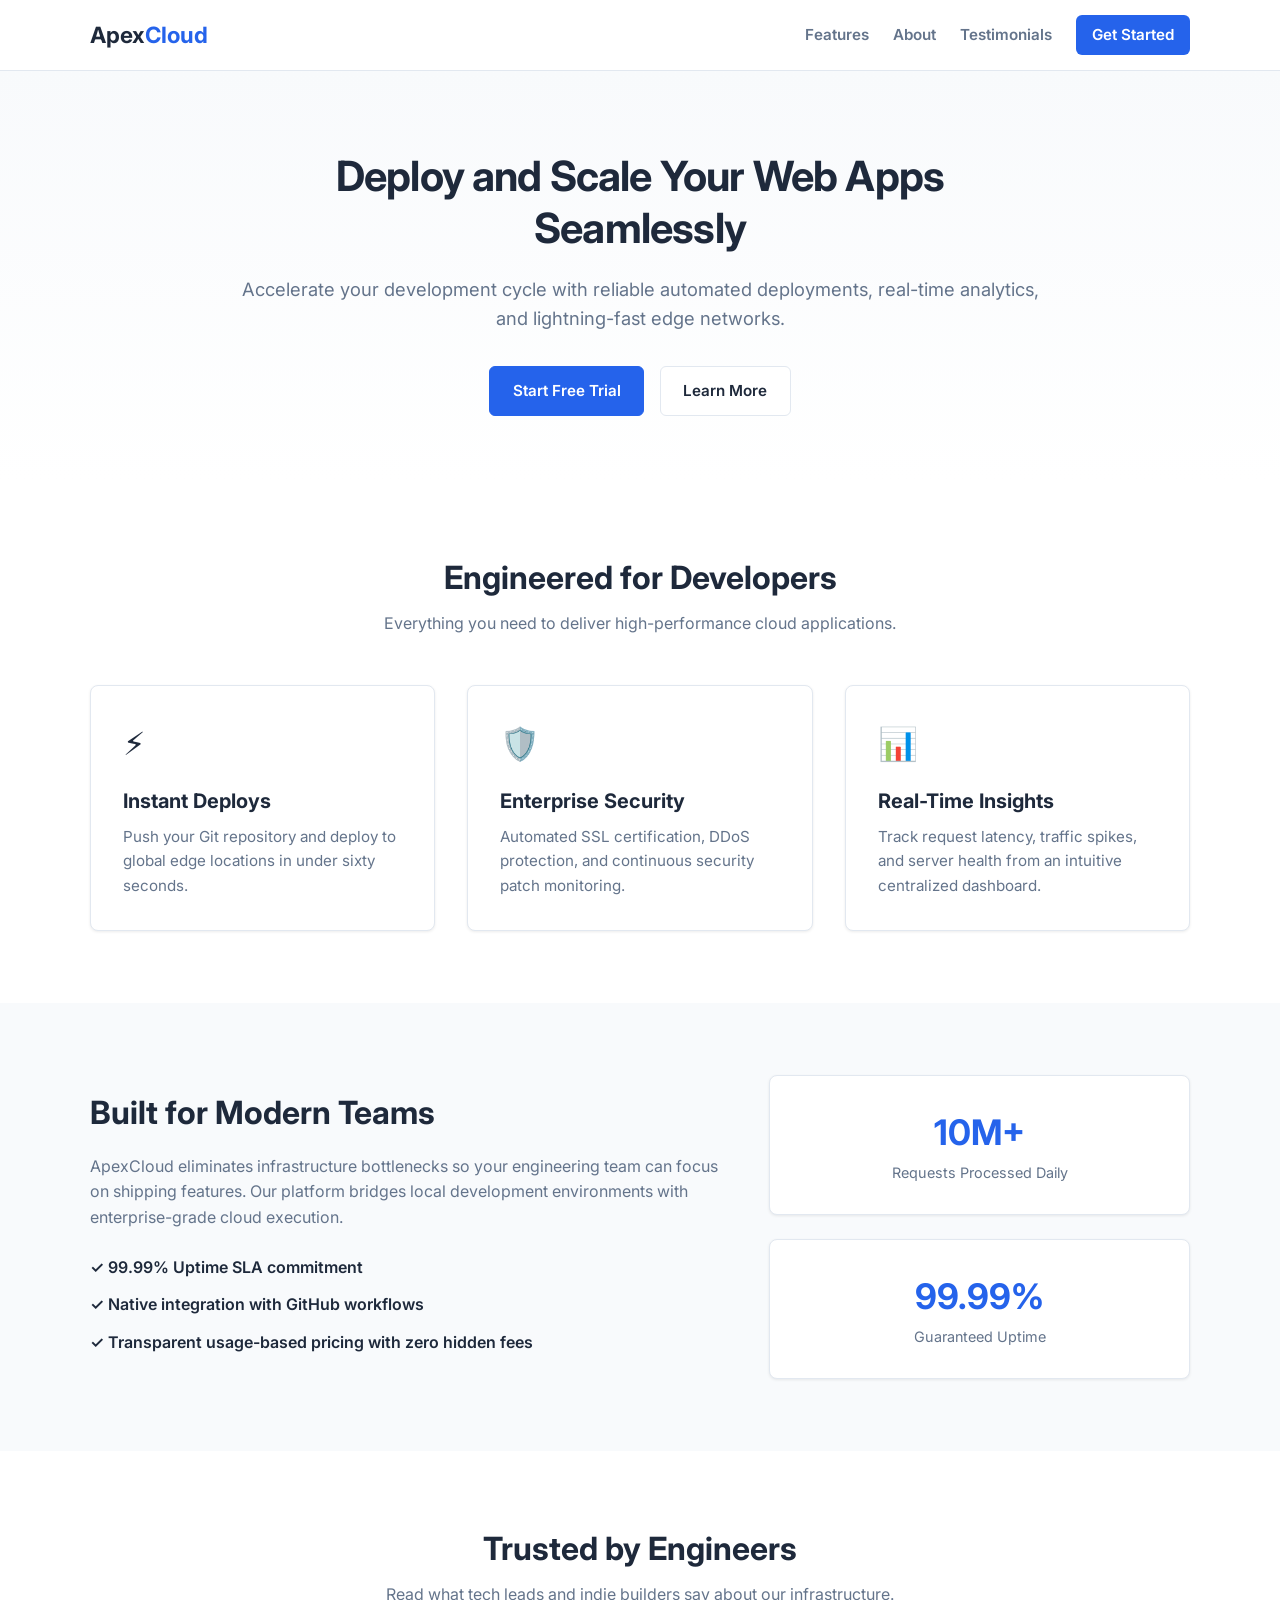
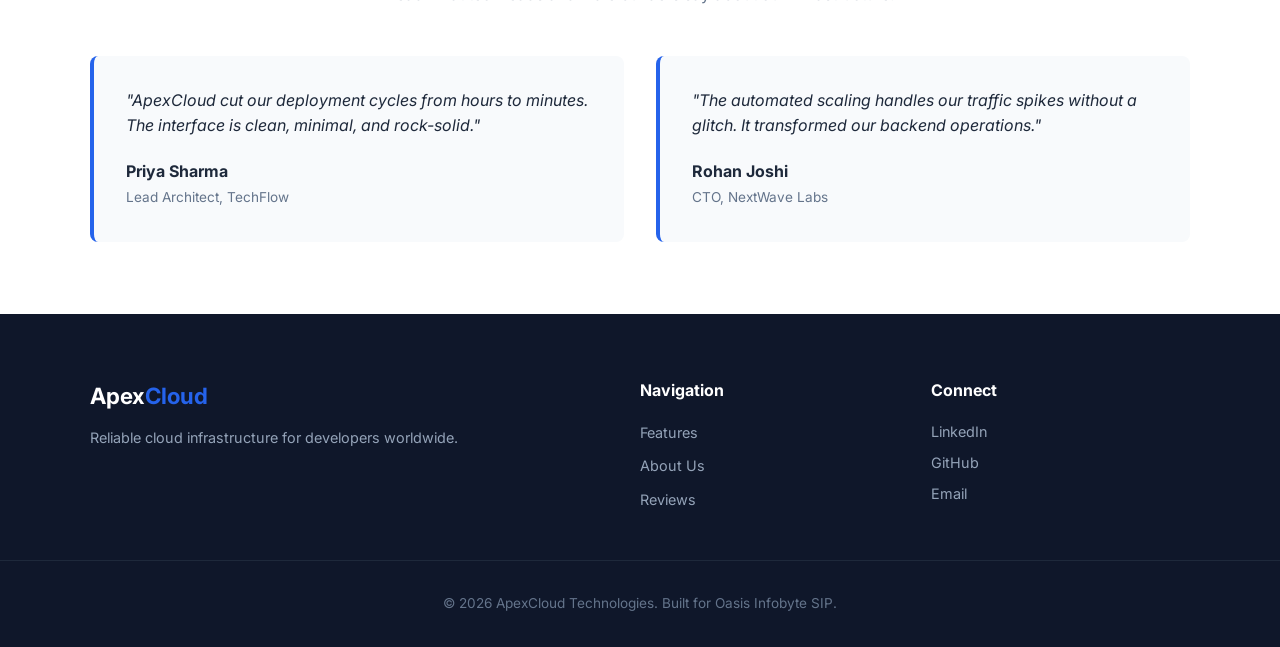
<file: WebDev-L1-LandingPage/index.html>
<!DOCTYPE html>
<html lang="en">
<head>
  <meta charset="UTF-8">
  <meta name="viewport" content="width=device-width, initial-scale=1.0">
  <title>ApexCloud — Next Gen Cloud Management</title>
  <link rel="stylesheet" href="style.css">
  <link rel="preconnect" href="https://fonts.googleapis.com">
  <link rel="preconnect" href="https://fonts.gstatic.com" crossorigin>
  <link href="https://fonts.googleapis.com/css2?family=Inter:wght@400;600;700&display=swap" rel="stylesheet">
</head>
<body>

  <!-- 2-Second Title Overlay for Demo Video -->
  <div id="video-title-card">
    <div class="title-card-content">
      <h2>Oasis Infobyte SIP</h2>
      <h1>Asmita Patil</h1>
      <p><strong>Track:</strong> Web Development & Designing</p>
      <p><strong>Task:</strong> Level 1 - Task 1: Landing Page</p>
    </div>
  </div>

  <!-- Sticky Navbar -->
  <header class="navbar">
    <div class="container nav-container">
      <a href="#" class="logo">Apex<span>Cloud</span></a>
      <nav>
        <ul class="nav-links">
          <li><a href="#features">Features</a></li>
          <li><a href="#about">About</a></li>
          <li><a href="#testimonials">Testimonials</a></li>
          <li><a href="#contact" class="btn btn-nav">Get Started</a></li>
        </ul>
      </nav>
    </div>
  </header>

  <main>
    <!-- Hero Section -->
    <section class="hero">
      <div class="container hero-content">
        <h1 class="hero-title">Deploy and Scale Your Web Apps Seamlessly</h1>
        <p class="hero-subtitle">
          Accelerate your development cycle with reliable automated deployments, real-time analytics, and lightning-fast edge networks.
        </p>
        <div class="hero-buttons">
          <a href="#features" class="btn btn-primary">Start Free Trial</a>
          <a href="#about" class="btn btn-secondary">Learn More</a>
        </div>
      </div>
    </section>

    <!-- Features Section -->
    <section id="features" class="section">
      <div class="container">
        <div class="section-header">
          <h2>Engineered for Developers</h2>
          <p>Everything you need to deliver high-performance cloud applications.</p>
        </div>
        <div class="features-grid">
          <div class="card">
            <div class="icon">⚡</div>
            <h3>Instant Deploys</h3>
            <p>Push your Git repository and deploy to global edge locations in under sixty seconds.</p>
          </div>
          <div class="card">
            <div class="icon">🛡️</div>
            <h3>Enterprise Security</h3>
            <p>Automated SSL certification, DDoS protection, and continuous security patch monitoring.</p>
          </div>
          <div class="card">
            <div class="icon">📊</div>
            <h3>Real-Time Insights</h3>
            <p>Track request latency, traffic spikes, and server health from an intuitive centralized dashboard.</p>
          </div>
        </div>
      </div>
    </section>

    <!-- About Section -->
    <section id="about" class="section bg-light">
      <div class="container about-grid">
        <div class="about-text">
          <h2>Built for Modern Teams</h2>
          <p>
            ApexCloud eliminates infrastructure bottlenecks so your engineering team can focus on shipping features. Our platform bridges local development environments with enterprise-grade cloud execution.
          </p>
          <ul class="about-points">
            <li>✓ 99.99% Uptime SLA commitment</li>
            <li>✓ Native integration with GitHub workflows</li>
            <li>✓ Transparent usage-based pricing with zero hidden fees</li>
          </ul>
        </div>
        <div class="about-box">
          <div class="stat-card">
            <span class="stat-number">10M+</span>
            <span class="stat-label">Requests Processed Daily</span>
          </div>
          <div class="stat-card">
            <span class="stat-number">99.99%</span>
            <span class="stat-label">Guaranteed Uptime</span>
          </div>
        </div>
      </div>
    </section>

    <!-- Testimonials Section -->
    <section id="testimonials" class="section">
      <div class="container">
        <div class="section-header">
          <h2>Trusted by Engineers</h2>
          <p>Read what tech leads and indie builders say about our infrastructure.</p>
        </div>
        <div class="testimonials-grid">
          <div class="testimonial-card">
            <p class="quote">"ApexCloud cut our deployment cycles from hours to minutes. The interface is clean, minimal, and rock-solid."</p>
            <div class="author-info">
              <strong>Priya Sharma</strong>
              <span>Lead Architect, TechFlow</span>
            </div>
          </div>
          <div class="testimonial-card">
            <p class="quote">"The automated scaling handles our traffic spikes without a glitch. It transformed our backend operations."</p>
            <div class="author-info">
              <strong>Rohan Joshi</strong>
              <span>CTO, NextWave Labs</span>
            </div>
          </div>
        </div>
      </div>
    </section>
  </main>

  <!-- Footer -->
  <footer id="contact" class="footer">
    <div class="container footer-container">
      <div class="footer-brand">
        <a href="#" class="logo">Apex<span>Cloud</span></a>
        <p>Reliable cloud infrastructure for developers worldwide.</p>
      </div>
      <div class="footer-links">
        <h4>Navigation</h4>
        <ul>
          <li><a href="#features">Features</a></li>
          <li><a href="#about">About Us</a></li>
          <li><a href="#testimonials">Reviews</a></li>
        </ul>
      </div>
      <div class="footer-social">
        <h4>Connect</h4>
        <div class="social-tags">
          <a href="https://linkedin.com" target="_blank" rel="noopener">LinkedIn</a>
          <a href="https://github.com" target="_blank" rel="noopener">GitHub</a>
          <a href="https://mail.google.com" target="_blank" rel="noopener">Email</a>
        </div>
      </div>
    </div>
    <div class="footer-bottom">
      <p>&copy; 2026 ApexCloud Technologies. Built for Oasis Infobyte SIP.</p>
    </div>
  </footer>

</body>
</html>
</file>
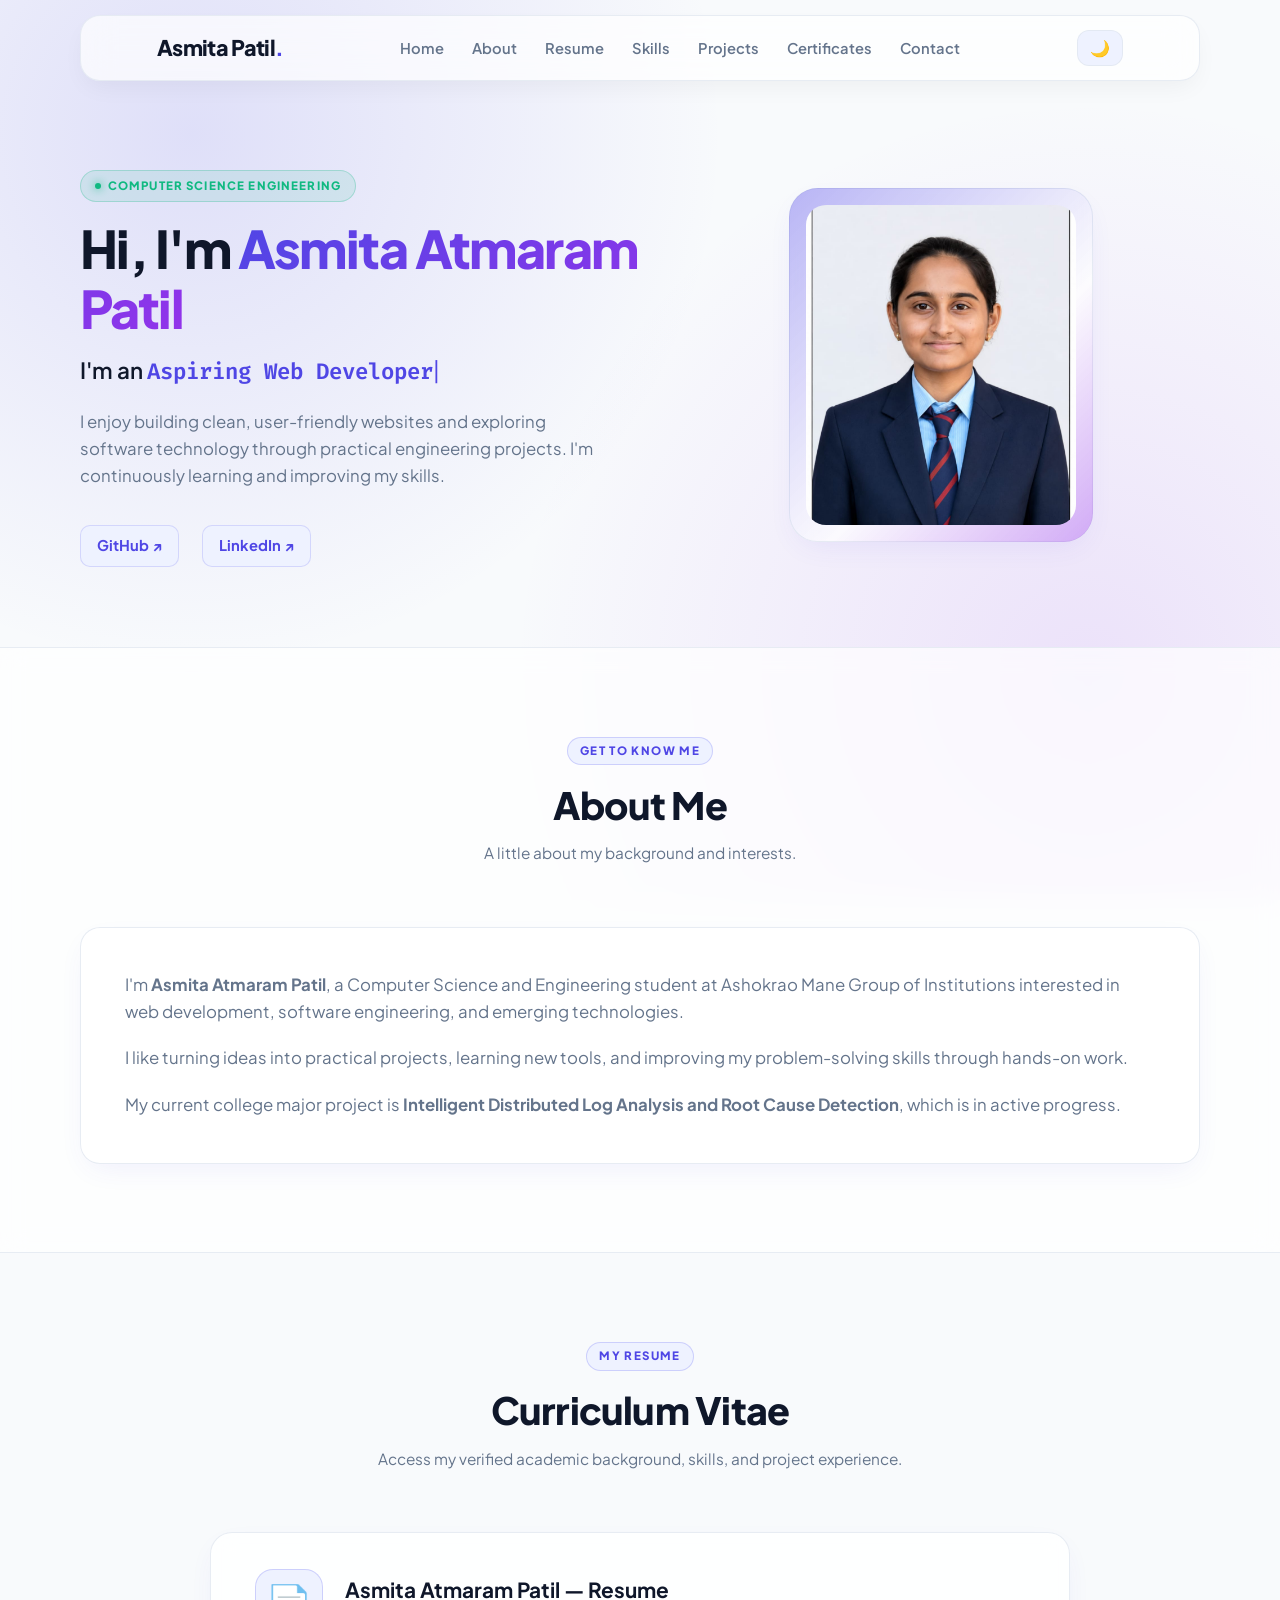
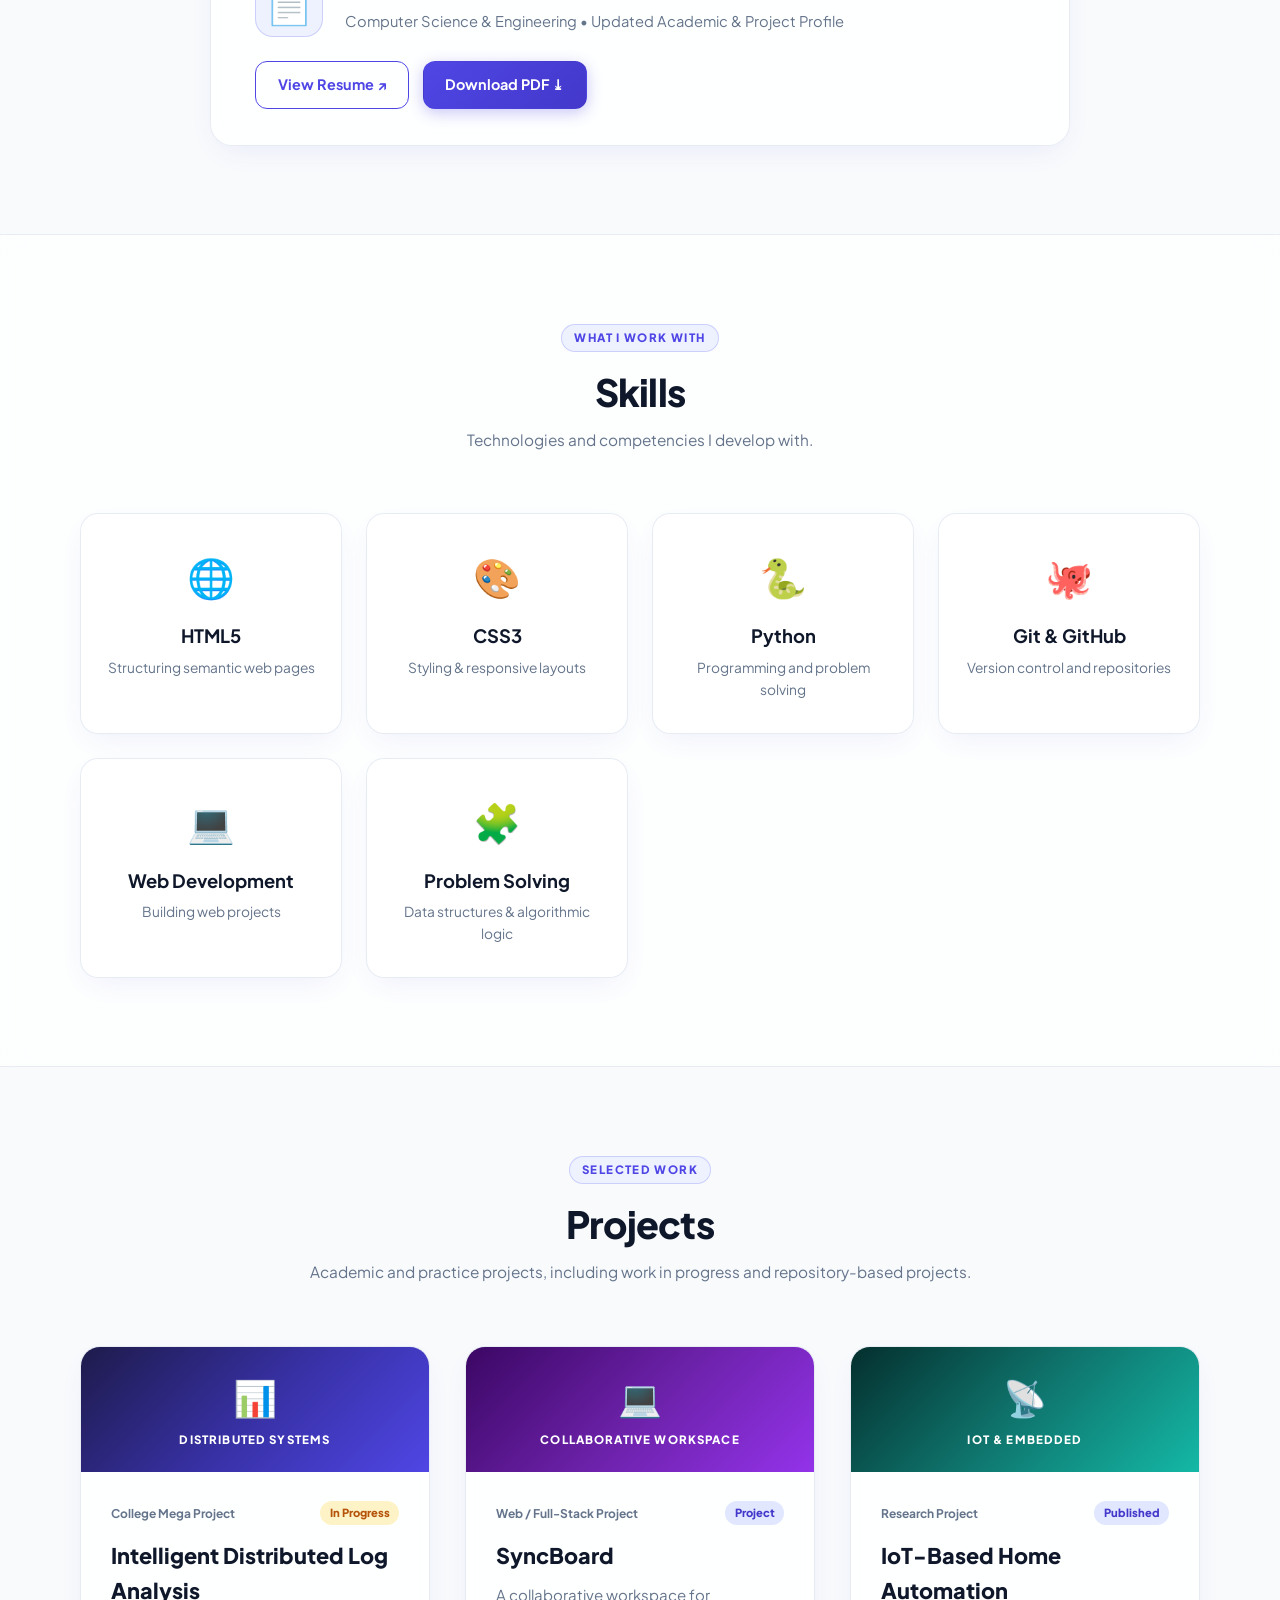
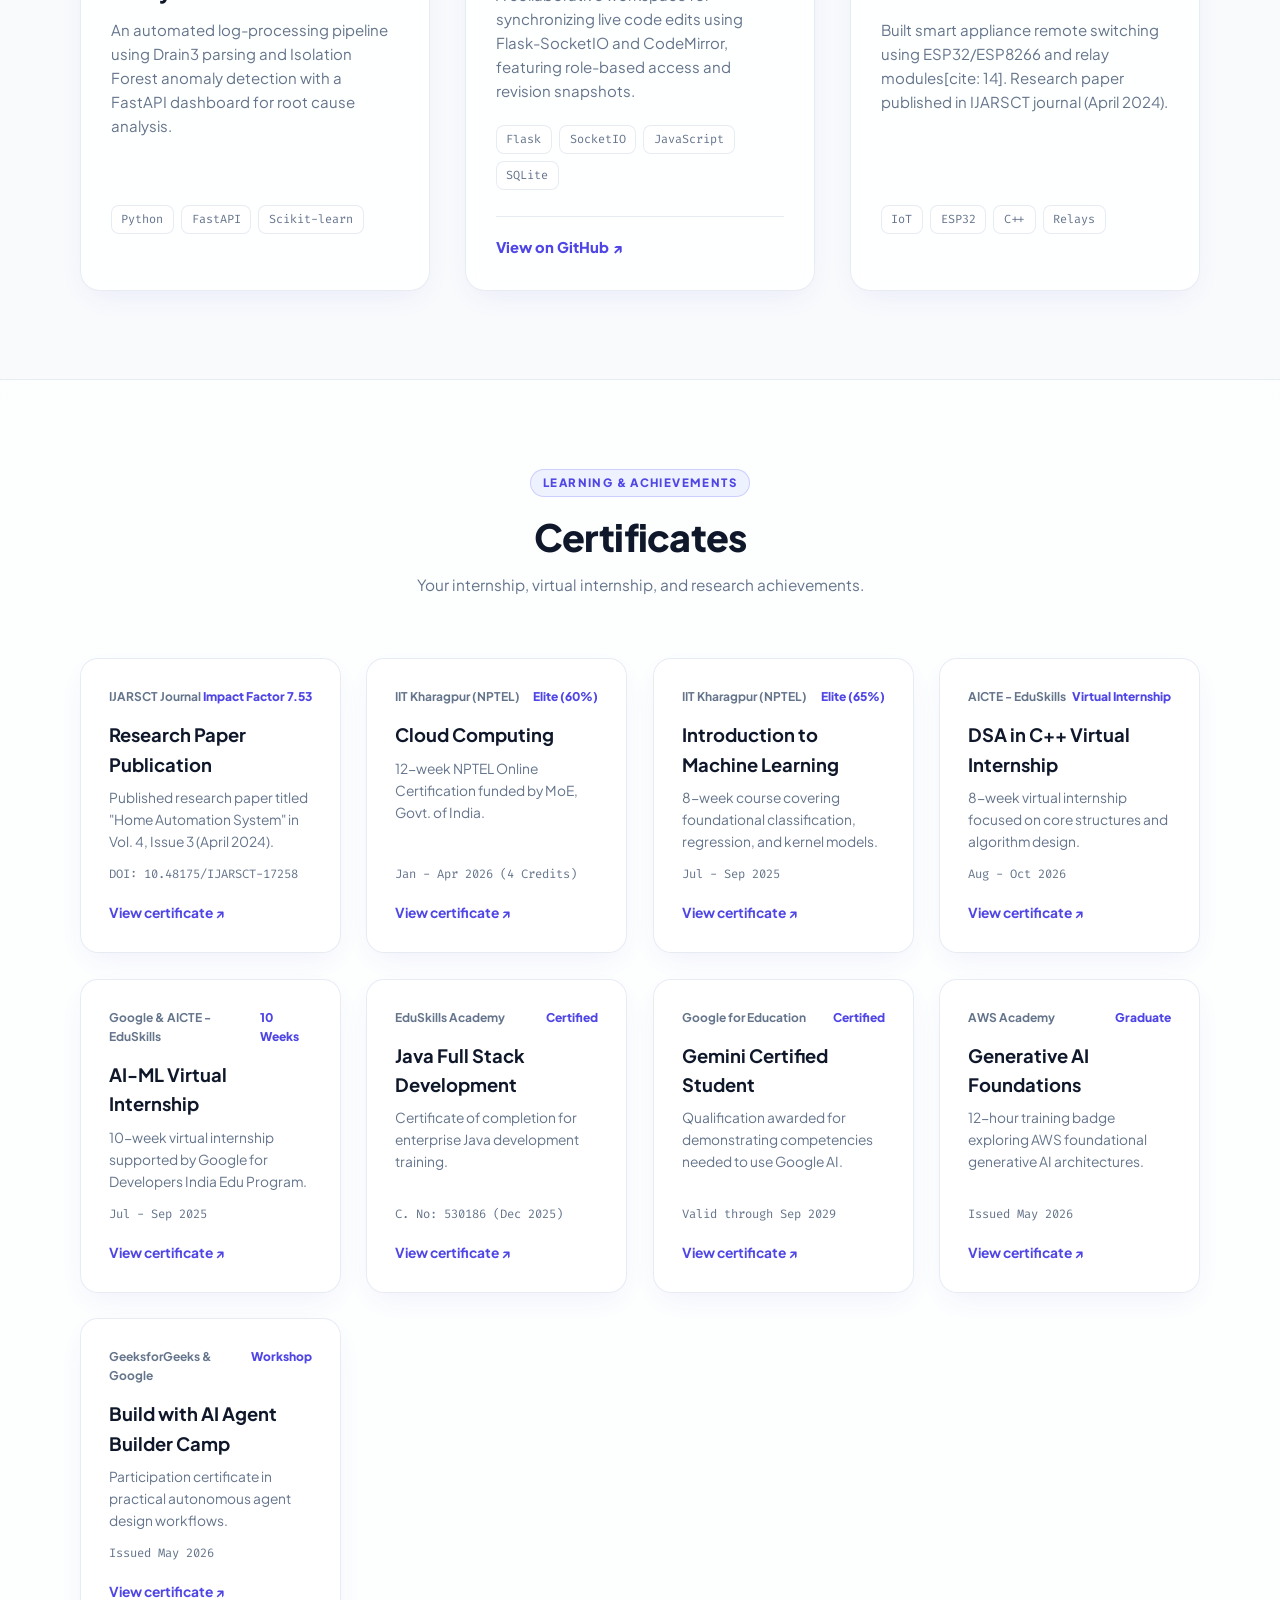
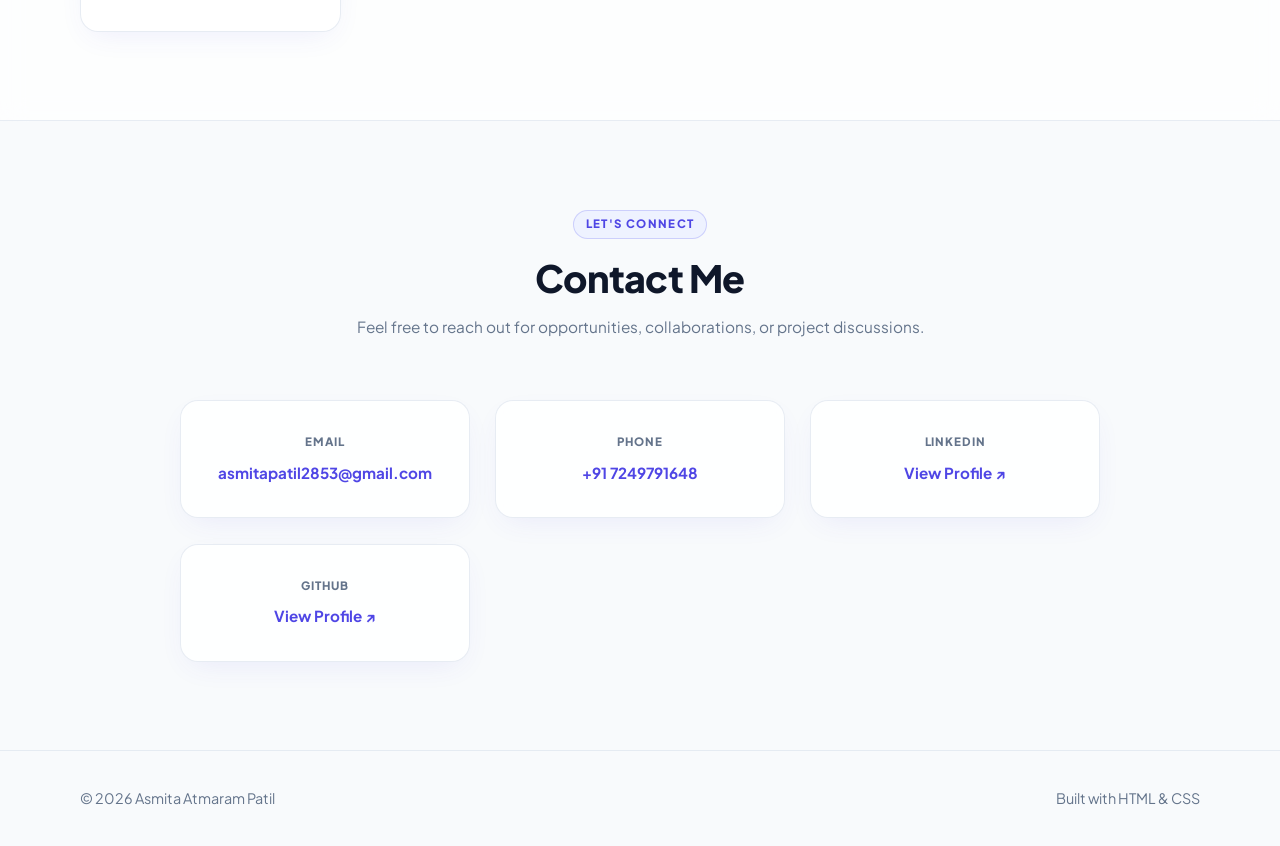
<file: WebDev-L1-Portfolio/index.html>
<!DOCTYPE html>
<html lang="en" data-theme="light">
<head>
  <meta charset="UTF-8">
  <meta name="viewport" content="width=device-width, initial-scale=1.0">
  <title>Asmita Atmaram Patil — Developer Portfolio</title>
  <link rel="stylesheet" href="style.css">
  <link rel="preconnect" href="https://fonts.googleapis.com">
  <link rel="preconnect" href="https://fonts.gstatic.com" crossorigin>
  <link href="https://fonts.googleapis.com/css2?family=Plus+Jakarta+Sans:wght@400;500;600;700;800&family=Fira+Code:wght@400;500;600&display=swap" rel="stylesheet">
</head>
<body>

  <!-- Header Navigation -->
  <header class="navbar">
    <div class="container nav-wrap">
      <a href="#home" class="logo">Asmita Patil<span>.</span></a>
      <nav class="nav-menu">
        <ul class="nav-links">
          <li><a href="#home">Home</a></li>
          <li><a href="#about">About</a></li>
          <li><a href="#resume">Resume</a></li>
          <li><a href="#skills">Skills</a></li>
          <li><a href="#projects">Projects</a></li>
          <li><a href="#certificates">Certificates</a></li>
          <li><a href="#contact">Contact</a></li>
        </ul>
      </nav>
      <button id="theme-toggle" class="theme-btn" aria-label="Toggle theme">🌙</button>
    </div>
  </header>

  <main>
    <!-- Home / Hero Section -->
    <section id="home" class="hero-section">
      <div class="container hero-container">
        <div class="hero-text">
          <span class="sub-badge">COMPUTER SCIENCE ENGINEERING</span>
          <h1 class="hero-title">Hi, I'm <span class="highlight">Asmita Atmaram Patil</span></h1>
          <p class="typing-text">I'm an <span id="typewriter"></span><span class="cursor">|</span></p>
          <p class="hero-desc">
            I enjoy building clean, user-friendly websites and exploring software technology through practical engineering projects. I'm continuously learning and improving my skills.
          </p>
          <div class="hero-social-links">
            <a href="https://github.com/asmitapatil2853-dot" target="_blank" rel="noopener">GitHub ↗</a>
            <a href="https://www.linkedin.com/in/asmita-patil-2bb941390/?isSelfProfile=true" target="_blank" rel="noopener">LinkedIn ↗</a>
          </div>
        </div>

        <div class="hero-visual">
          <div class="profile-card-frame">
            <img src="profile-photo.jpg" alt="Asmita Atmaram Patil" class="profile-img" onerror="this.style.display='none'; document.getElementById('avatar-fallback').style.display='flex';">
            <div id="avatar-fallback" class="avatar-placeholder" style="display:none;">
              <span>AP</span>
            </div>
          </div>
        </div>
      </div>
    </section>

    <!-- About Section -->
    <section id="about" class="section bg-alt">
      <div class="container">
        <div class="section-heading">
          <span class="kicker">GET TO KNOW ME</span>
          <h2>About Me</h2>
          <p class="subtitle">A little about my background and interests.</p>
        </div>
        <div class="card-single content-box">
          <p>
            I'm <strong>Asmita Atmaram Patil</strong>, a Computer Science and Engineering student at Ashokrao Mane Group of Institutions interested in web development, software engineering, and emerging technologies.
          </p>
          <p>
            I like turning ideas into practical projects, learning new tools, and improving my problem-solving skills through hands-on work.
          </p>
          <p>
            My current college major project is <strong>Intelligent Distributed Log Analysis and Root Cause Detection</strong>, which is in active progress.
          </p>
        </div>
      </div>
    </section>

    <!-- Resume Section -->
    <section id="resume" class="section">
      <div class="container">
        <div class="section-heading">
          <span class="kicker">MY RESUME</span>
          <h2>Curriculum Vitae</h2>
          <p class="subtitle">Access my verified academic background, skills, and project experience.</p>
        </div>

        <div class="resume-simple-card">
          <div class="resume-card-info">
            <div class="resume-icon">📄</div>
            <div>
              <h3>Asmita Atmaram Patil — Resume</h3>
              <p>Computer Science &amp; Engineering • Updated Academic &amp; Project Profile</p>
            </div>
          </div>
          <div class="resume-btn-group">
            <a href="resume.pdf" target="_blank" rel="noopener" class="btn btn-outline-resume">
              View Resume ↗
            </a>
            <a href="resume.pdf" download="Asmita_Atmaram_Patil_Resume.pdf" class="btn btn-primary-resume">
              Download PDF ⤓
            </a>
          </div>
        </div>
      </div>
    </section>

    <!-- Skills Section -->
    <section id="skills" class="section bg-alt">
      <div class="container">
        <div class="section-heading">
          <span class="kicker">WHAT I WORK WITH</span>
          <h2>Skills</h2>
          <p class="subtitle">Technologies and competencies I develop with.</p>
        </div>
        <div class="skills-card-grid">
          <div class="skill-pill-card">
            <div class="skill-icon">🌐</div>
            <h4>HTML5</h4>
            <p>Structuring semantic web pages</p>
          </div>
          <div class="skill-pill-card">
            <div class="skill-icon">🎨</div>
            <h4>CSS3</h4>
            <p>Styling &amp; responsive layouts</p>
          </div>
          <div class="skill-pill-card">
            <div class="skill-icon">🐍</div>
            <h4>Python</h4>
            <p>Programming and problem solving</p>
          </div>
          <div class="skill-pill-card">
            <div class="skill-icon">🐙</div>
            <h4>Git &amp; GitHub</h4>
            <p>Version control and repositories</p>
          </div>
          <div class="skill-pill-card">
            <div class="skill-icon">💻</div>
            <h4>Web Development</h4>
            <p>Building web projects</p>
          </div>
          <div class="skill-pill-card">
            <div class="skill-icon">🧩</div>
            <h4>Problem Solving</h4>
            <p>Data structures &amp; algorithmic logic</p>
          </div>
        </div>
      </div>
    </section>

    <!-- Projects Section -->
    <section id="projects" class="section">
      <div class="container">
        <div class="section-heading">
          <span class="kicker">SELECTED WORK</span>
          <h2>Projects</h2>
          <p class="subtitle">Academic and practice projects, including work in progress and repository-based projects.</p>
        </div>

        <div class="project-showcase-grid">
          <!-- Project 1 -->
          <div class="project-item-card">
            <div class="proj-banner bg-banner-blue">
              <span class="banner-icon">📊</span>
              <span class="banner-title">DISTRIBUTED SYSTEMS</span>
            </div>
            <div class="proj-body">
              <div class="card-meta-row">
                <span class="proj-category">College Mega Project</span>
                <span class="proj-status status-progress">In Progress</span>
              </div>
              <h3>Intelligent Distributed Log Analysis</h3>
              <p>
                An automated log-processing pipeline using Drain3 parsing and Isolation Forest anomaly detection with a FastAPI dashboard for root cause analysis.
              </p>
              <div class="tech-labels">
                <span>Python</span>
                <span>FastAPI</span>
                <span>Scikit-learn</span>
              </div>
              <!-- <div class="proj-footer">
                <a href="https://github.com/asmitapatil2853-dot" target="_blank" rel="noopener" class="proj-link-github">
                  View on GitHub ↗
                </a>
              </div> -->
            </div>
          </div>

          <!-- Project 2 -->
          <div class="project-item-card">
            <div class="proj-banner bg-banner-purple">
              <span class="banner-icon">💻</span>
              <span class="banner-title">COLLABORATIVE WORKSPACE</span>
            </div>
            <div class="proj-body">
              <div class="card-meta-row">
                <span class="proj-category">Web / Full-Stack Project</span>
                <span class="proj-status status-done">Project</span>
              </div>
              <h3>SyncBoard</h3>
              <p>
                A collaborative workspace for synchronizing live code edits using Flask-SocketIO and CodeMirror, featuring role-based access and revision snapshots.
              </p>
              <div class="tech-labels">
                <span>Flask</span>
                <span>SocketIO</span>
                <span>JavaScript</span>
                <span>SQLite</span>
              </div>
              <div class="proj-footer">
                <a href="https://github.com/asmitapatil2853-dot" target="_blank" rel="noopener" class="proj-link-github">
                  View on GitHub ↗
                </a>
              </div>
            </div>
          </div>

          <!-- Project 3 -->
          <div class="project-item-card">
            <div class="proj-banner bg-banner-teal">
              <span class="banner-icon">📡</span>
              <span class="banner-title">IOT &amp; EMBEDDED</span>
            </div>
            <div class="proj-body">
              <div class="card-meta-row">
                <span class="proj-category">Research Project</span>
                <span class="proj-status status-done">Published</span>
              </div>
              <h3>IoT-Based Home Automation</h3>
              <p>
                Built smart appliance remote switching using ESP32/ESP8266 and relay modules[cite: 14]. Research paper published in IJARSCT journal (April 2024).
              </p>
              <div class="tech-labels">
                <span>IoT</span>
                <span>ESP32</span>
                <span>C++</span>
                <span>Relays</span>
              </div>
              <!-- <div class="proj-footer">
                <a href="https://github.com/asmitapatil2853-dot" target="_blank" rel="noopener" class="proj-link-github">
                  View on GitHub ↗
                </a>
              </div> -->
            </div>
          </div>
        </div>
      </div>
    </section>

    <!-- Certificates & Achievements Section -->
    <section id="certificates" class="section bg-alt">
      <div class="container">
        <div class="section-heading">
          <span class="kicker">LEARNING &amp; ACHIEVEMENTS</span>
          <h2>Certificates</h2>
          <p class="subtitle">Your internship, virtual internship, and research achievements.</p>
        </div>

        <div class="cert-showcase-grid">
          <!-- Research Paper -->
          <div class="cert-item-card">
            <div class="cert-top">
              <span class="org-tag">IJARSCT Journal</span>
              <span class="score-tag">Impact Factor 7.53</span>
            </div>
            <h3>Research Paper Publication</h3>
            <p>Published research paper titled "Home Automation System" in Vol. 4, Issue 3 (April 2024).</p>
            <span class="cert-meta">DOI: 10.48175/IJARSCT-17258</span>
            <a href="certificate-research-paper.pdf" target="_blank" class="cert-link">View certificate ↗</a>
          </div>

          <!-- NPTEL Cloud -->
          <div class="cert-item-card">
            <div class="cert-top">
              <span class="org-tag">IIT Kharagpur (NPTEL)</span>
              <span class="score-tag">Elite (60%)</span>
            </div>
            <h3>Cloud Computing</h3>
            <p>12-week NPTEL Online Certification funded by MoE, Govt. of India.</p>
            <span class="cert-meta">Jan - Apr 2026 (4 Credits)</span>
            <a href="certificate-nptel-cloud.pdf" target="_blank" class="cert-link">View certificate ↗</a>
          </div>

          <!-- NPTEL ML -->
          <div class="cert-item-card">
            <div class="cert-top">
              <span class="org-tag">IIT Kharagpur (NPTEL)</span>
              <span class="score-tag">Elite (65%)</span>
            </div>
            <h3>Introduction to Machine Learning</h3>
            <p>8-week course covering foundational classification, regression, and kernel models.</p>
            <span class="cert-meta">Jul - Sep 2025</span>
            <a href="certificate-nptel-ml.pdf" target="_blank" class="cert-link">View certificate ↗</a>
          </div>

          <!-- AICTE DSA -->
          <div class="cert-item-card">
            <div class="cert-top">
              <span class="org-tag">AICTE - EduSkills</span>
              <span class="score-tag">Virtual Internship</span>
            </div>
            <h3>DSA in C++ Virtual Internship</h3>
            <p>8-week virtual internship focused on core structures and algorithm design.</p>
            <span class="cert-meta">Aug - Oct 2026</span>
            <a href="certificate-aicte-dsa.pdf" target="_blank" class="cert-link">View certificate ↗</a>
          </div>

          <!-- AICTE AI-ML -->
          <div class="cert-item-card">
            <div class="cert-top">
              <span class="org-tag">Google &amp; AICTE - EduSkills</span>
              <span class="score-tag">10 Weeks</span>
            </div>
            <h3>AI-ML Virtual Internship</h3>
            <p>10-week virtual internship supported by Google for Developers India Edu Program.</p>
            <span class="cert-meta">Jul - Sep 2025</span>
            <a href="certificate-aicte-aiml.pdf" target="_blank" class="cert-link">View certificate ↗</a>
          </div>

          <!-- Java Full Stack -->
          <div class="cert-item-card">
            <div class="cert-top">
              <span class="org-tag">EduSkills Academy</span>
              <span class="score-tag">Certified</span>
            </div>
            <h3>Java Full Stack Development</h3>
            <p>Certificate of completion for enterprise Java development training.</p>
            <span class="cert-meta">C. No: 530186 (Dec 2025)</span>
            <a href="certificate-java-fullstack.pdf" target="_blank" class="cert-link">View certificate ↗</a>
          </div>

          <!-- Google Gemini -->
          <div class="cert-item-card">
            <div class="cert-top">
              <span class="org-tag">Google for Education</span>
              <span class="score-tag">Certified</span>
            </div>
            <h3>Gemini Certified Student</h3>
            <p>Qualification awarded for demonstrating competencies needed to use Google AI.</p>
            <span class="cert-meta">Valid through Sep 2029</span>
            <a href="certificate-google-gemini.pdf" target="_blank" class="cert-link">View certificate ↗</a>
          </div>

          <!-- AWS Academy -->
          <div class="cert-item-card">
            <div class="cert-top">
              <span class="org-tag">AWS Academy</span>
              <span class="score-tag">Graduate</span>
            </div>
            <h3>Generative AI Foundations</h3>
            <p>12-hour training badge exploring AWS foundational generative AI architectures.</p>
            <span class="cert-meta">Issued May 2026</span>
            <a href="certificate-aws-genai.pdf" target="_blank" class="cert-link">View certificate ↗</a>
          </div>

          <!-- GFG Workshop -->
          <div class="cert-item-card">
            <div class="cert-top">
              <span class="org-tag">GeeksforGeeks &amp; Google</span>
              <span class="score-tag">Workshop</span>
            </div>
            <h3>Build with AI Agent Builder Camp</h3>
            <p>Participation certificate in practical autonomous agent design workflows.</p>
            <span class="cert-meta">Issued May 2026</span>
            <a href="certificate-gfg-ai-camp.pdf" target="_blank" class="cert-link">View certificate ↗</a>
          </div>
        </div>
      </div>
    </section>

    <!-- Contact Section -->
    <section id="contact" class="section">
      <div class="container">
        <div class="section-heading">
          <span class="kicker">LET'S CONNECT</span>
          <h2>Contact Me</h2>
          <p class="subtitle">Feel free to reach out for opportunities, collaborations, or project discussions.</p>
        </div>
        <div class="contact-grid-boxes">
          <div class="contact-card">
            <span class="label">EMAIL</span>
            <a href="https://mail.google.com/mail/u/0/?tab=rm&ogbl#inbox" target="_blank" rel="noopener" class="val-link">
                asmitapatil2853@gmail.com
            </a>
          </div>
          <div class="contact-card">
            <span class="label">PHONE</span>
            <a href="tel:+917249791648" class="val-link">+91 7249791648</a>
          </div>
          <div class="contact-card">
            <span class="label">LINKEDIN</span>
            <a href="https://www.linkedin.com/in/asmita-patil-2bb941390/?isSelfProfile=true" target="_blank" class="val-link">View Profile ↗</a>
          </div>
          <div class="contact-card">
            <span class="label">GITHUB</span>
            <a href="https://github.com/asmitapatil2853-dot" target="_blank" class="val-link">View Profile ↗</a>
          </div>
        </div>
      </div>
    </section>
  </main>

  <!-- Footer -->
  <footer class="footer">
    <div class="container footer-bar">
      <p>&copy; 2026 Asmita Atmaram Patil</p>
      <p>Built with HTML &amp; CSS</p>
    </div>
  </footer>

  <!-- Script for Theme Toggle & Typewriter Effect -->
  <script>
    const toggleBtn = document.getElementById('theme-toggle');
    const root = document.documentElement;

    toggleBtn.addEventListener('click', () => {
      const currentTheme = root.getAttribute('data-theme');
      const targetTheme = currentTheme === 'light' ? 'dark' : 'light';
      root.setAttribute('data-theme', targetTheme);
      toggleBtn.textContent = targetTheme === 'light' ? '🌙' : '☀️';
    });

    const words = ["Aspiring Web Developer", "Tech Enthusiast", "Problem Solver"];
    let wordIndex = 0;
    let charIndex = 0;
    let isDeleting = false;
    const typewriterElem = document.getElementById("typewriter");

    function type() {
      const currentWord = words[wordIndex];
      if (isDeleting) {
        typewriterElem.textContent = currentWord.substring(0, charIndex - 1);
        charIndex--;
      } else {
        typewriterElem.textContent = currentWord.substring(0, charIndex + 1);
        charIndex++;
      }

      let speed = isDeleting ? 40 : 85;
      if (!isDeleting && charIndex === currentWord.length) {
        speed = 1800;
        isDeleting = true;
      } else if (isDeleting && charIndex === 0) {
        isDeleting = false;
        wordIndex = (wordIndex + 1) % words.length;
        speed = 400;
      }
      setTimeout(type, speed);
    }
    document.addEventListener("DOMContentLoaded", type);
  </script>
</body>
</html>
</file>
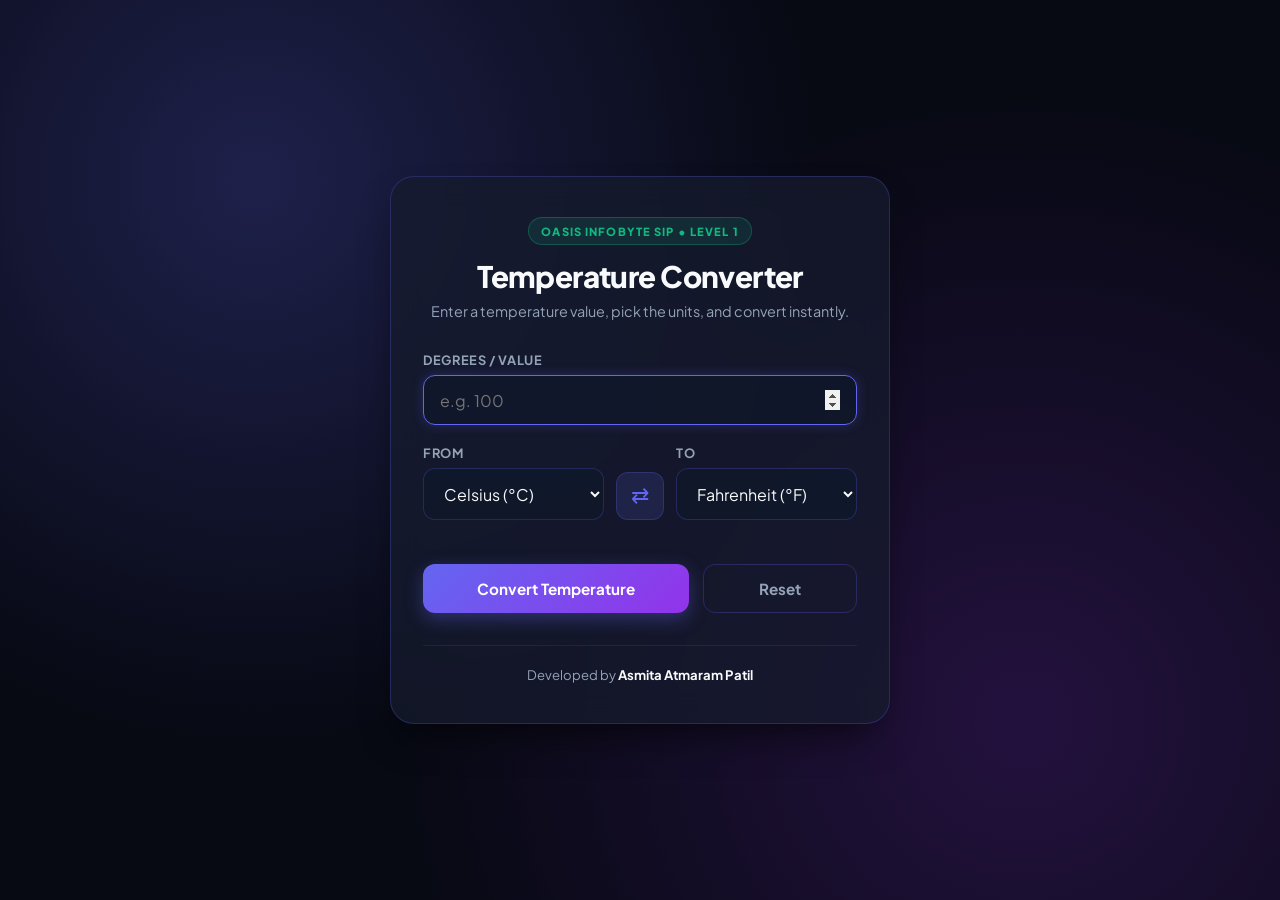
<file: WebDev-L1-TempConverter/index.html>
<!DOCTYPE html>
<html lang="en">
<head>
  <meta charset="UTF-8">
  <meta name="viewport" content="width=device-width, initial-scale=1.0">
  <title>Temperature Converter — Task 3 | Asmita Patil</title>
  <link rel="stylesheet" href="style.css">
  <link rel="preconnect" href="https://fonts.googleapis.com">
  <link rel="preconnect" href="https://fonts.gstatic.com" crossorigin>
  <link href="https://fonts.googleapis.com/css2?family=Plus+Jakarta+Sans:wght@400;500;600;700;800&family=Fira+Code:wght@500;600&display=swap" rel="stylesheet">
</head>
<body>

  <div class="converter-wrapper">
    <div class="converter-card">
      <div class="card-header">
        <span class="badge">OASIS INFOBYTE SIP • LEVEL 1</span>
        <h1>Temperature Converter</h1>
        <p class="desc">Enter a temperature value, pick the units, and convert instantly.</p>
      </div>

      <div class="converter-body">
        <!-- Input Value -->
        <div class="input-group">
          <label for="tempInput">Degrees / Value</label>
          <input type="number" id="tempInput" placeholder="e.g. 100" step="any" autofocus>
        </div>

        <!-- Select Units -->
        <div class="select-grid">
          <div class="input-group">
            <label for="fromUnit">From</label>
            <select id="fromUnit">
              <option value="celsius" selected>Celsius (°C)</option>
              <option value="fahrenheit">Fahrenheit (°F)</option>
              <option value="kelvin">Kelvin (K)</option>
            </select>
          </div>

          <button id="swapBtn" class="swap-btn" title="Swap Units" aria-label="Swap units">⇄</button>

          <div class="input-group">
            <label for="toUnit">To</label>
            <select id="toUnit">
              <option value="celsius">Celsius (°C)</option>
              <option value="fahrenheit" selected>Fahrenheit (°F)</option>
              <option value="kelvin">Kelvin (K)</option>
            </select>
          </div>
        </div>

        <!-- Action Buttons -->
        <div class="button-group">
          <button id="convertBtn" class="btn btn-primary">Convert Temperature</button>
          <button id="resetBtn" class="btn btn-secondary">Reset</button>
        </div>

        <!-- Result Box -->
        <div id="resultBox" class="result-box" style="display: none;">
          <span class="result-label">CONVERTED RESULT</span>
          <div id="resultValue" class="result-value">--</div>
          <div id="formulaExplanation" class="formula-text">--</div>
        </div>
      </div>

      <div class="card-footer">
        <p>Developed by <strong>Asmita Atmaram Patil</strong></p>
      </div>
    </div>
  </div>

  <script src="script.js"></script>
</body>
</html>
</file>
<file: WebDev-L1-LandingPage/style.css>
/* Base Reset & Variables */
:root {
  --primary-color: #2563eb;
  --primary-hover: #1d4ed8;
  --text-main: #1e293b;
  --text-muted: #64748b;
  --bg-page: #ffffff;
  --bg-light: #f8fafc;
  --border-color: #e2e8f0;
  --shadow-sm: 0 1px 3px rgba(0, 0, 0, 0.08);
  --shadow-md: 0 4px 6px -1px rgba(0, 0, 0, 0.08);
  --font-family: 'Inter', system-ui, -apple-system, sans-serif;
}

*, *::before, *::after {
  box-sizing: border-box;
  margin: 0;
  padding: 0;
}

html {
  scroll-behavior: smooth;
  font-size: 16px;
}

body {
  font-family: var(--font-family);
  color: var(--text-main);
  background-color: var(--bg-page);
  line-height: 1.6;
}

/* Video Title Overlay (Disappears automatically after 2.5s) */
#video-title-card {
  position: fixed;
  top: 0;
  left: 0;
  width: 100vw;
  height: 100vh;
  background-color: #0f172a;
  color: #ffffff;
  display: flex;
  justify-content: center;
  align-items: center;
  text-align: center;
  z-index: 99999;
  animation: hideTitleCard 0.5s ease-in-out 2.5s forwards;
}

.title-card-content h2 {
  font-size: 1.2rem;
  color: #60a5fa;
  margin-bottom: 0.5rem;
  letter-spacing: 0.05em;
  text-transform: uppercase;
}

.title-card-content h1 {
  font-size: 2.2rem;
  margin-bottom: 1rem;
}

.title-card-content p {
  font-size: 1.1rem;
  color: #cbd5e1;
  margin: 0.25rem 0;
}

@keyframes hideTitleCard {
  0% {
    opacity: 1;
    visibility: visible;
  }
  100% {
    opacity: 0;
    visibility: hidden;
  }
}

/* Container Utility */
.container {
  width: 90%;
  max-width: 1100px;
  margin: 0 auto;
}

/* Navigation Bar (Sticky) */
.navbar {
  position: sticky;
  top: 0;
  background-color: rgba(255, 255, 255, 0.95);
  backdrop-filter: blur(8px);
  border-bottom: 1px solid var(--border-color);
  z-index: 100;
}

.nav-container {
  display: flex;
  justify-content: space-between;
  align-items: center;
  height: 70px;
}

.logo {
  font-size: 1.4rem;
  font-weight: 700;
  text-decoration: none;
  color: var(--text-main);
}

.logo span {
  color: var(--primary-color);
}

.nav-links {
  display: flex;
  list-style: none;
  align-items: center;
  gap: 1.5rem;
}

.nav-links a {
  text-decoration: none;
  color: var(--text-muted);
  font-weight: 600;
  font-size: 0.95rem;
  transition: color 0.2s ease;
}

.nav-links a:hover {
  color: var(--primary-color);
}

/* Buttons */
.btn {
  display: inline-block;
  padding: 0.75rem 1.4rem;
  border-radius: 6px;
  font-weight: 600;
  text-decoration: none;
  font-size: 0.95rem;
  transition: all 0.2s ease;
  cursor: pointer;
}

.btn-primary {
  background-color: var(--primary-color);
  color: #ffffff;
  border: 1px solid var(--primary-color);
}

.btn-primary:hover {
  background-color: var(--primary-hover);
}

.btn-secondary {
  background-color: #ffffff;
  color: var(--text-main);
  border: 1px solid var(--border-color);
}

.btn-secondary:hover {
  background-color: var(--bg-light);
}

.btn-nav {
  background-color: var(--primary-color);
  color: #ffffff !important;
  padding: 0.5rem 1rem;
}

/* Hero Section */
.hero {
  padding: 5rem 0 4rem;
  text-align: center;
  background: linear-gradient(180deg, var(--bg-light) 0%, var(--bg-page) 100%);
}

.hero-content {
  max-width: 800px;
}

.hero-title {
  font-size: 2.6rem;
  line-height: 1.25;
  font-weight: 700;
  letter-spacing: -0.02em;
  margin-bottom: 1.25rem;
}

.hero-subtitle {
  font-size: 1.15rem;
  color: var(--text-muted);
  margin-bottom: 2rem;
}

.hero-buttons {
  display: flex;
  justify-content: center;
  gap: 1rem;
}

/* Section Styling */
section {
  scroll-margin-top: 80px;
}

.section {
  padding: 4.5rem 0;
}

.bg-light {
  background-color: var(--bg-light);
}

.section-header {
  text-align: center;
  margin-bottom: 3rem;
}

.section-header h2 {
  font-size: 2rem;
  font-weight: 700;
  margin-bottom: 0.5rem;
}

.section-header p {
  color: var(--text-muted);
}

/* Features Grid */
.features-grid {
  display: grid;
  grid-template-columns: repeat(auto-fit, minmax(280px, 1fr));
  gap: 2rem;
}

.card {
  padding: 2rem;
  border: 1px solid var(--border-color);
  border-radius: 8px;
  background: #ffffff;
  box-shadow: var(--shadow-sm);
  transition: transform 0.2s ease, box-shadow 0.2s ease;
}

.card:hover {
  transform: translateY(-4px);
  box-shadow: var(--shadow-md);
}

.card .icon {
  font-size: 2rem;
  margin-bottom: 1rem;
}

.card h3 {
  font-size: 1.25rem;
  margin-bottom: 0.5rem;
}

.card p {
  color: var(--text-muted);
  font-size: 0.95rem;
}

/* About Section */
.about-grid {
  display: grid;
  grid-template-columns: 1.2fr 0.8fr;
  gap: 3rem;
  align-items: center;
}

.about-text h2 {
  font-size: 2rem;
  margin-bottom: 1rem;
}

.about-text p {
  color: var(--text-muted);
  margin-bottom: 1.5rem;
}

.about-points {
  list-style: none;
}

.about-points li {
  font-weight: 600;
  margin-bottom: 0.75rem;
  color: var(--text-main);
}

.about-box {
  display: flex;
  flex-direction: column;
  gap: 1.5rem;
}

.stat-card {
  padding: 1.75rem;
  border: 1px solid var(--border-color);
  background-color: #ffffff;
  border-radius: 8px;
  text-align: center;
  box-shadow: var(--shadow-sm);
}

.stat-number {
  display: block;
  font-size: 2.2rem;
  font-weight: 700;
  color: var(--primary-color);
}

.stat-label {
  font-size: 0.9rem;
  color: var(--text-muted);
}

/* Testimonials Grid */
.testimonials-grid {
  display: grid;
  grid-template-columns: repeat(auto-fit, minmax(300px, 1fr));
  gap: 2rem;
}

.testimonial-card {
  padding: 2rem;
  background: var(--bg-light);
  border-radius: 8px;
  border-left: 4px solid var(--primary-color);
}

.testimonial-card .quote {
  font-style: italic;
  color: var(--text-main);
  margin-bottom: 1.25rem;
}

.author-info strong {
  display: block;
  font-size: 1rem;
}

.author-info span {
  font-size: 0.85rem;
  color: var(--text-muted);
}

/* Footer */
.footer {
  background-color: #0f172a;
  color: #e2e8f0;
  padding: 4rem 0 2rem;
}

.footer-container {
  display: grid;
  grid-template-columns: 2fr 1fr 1fr;
  gap: 2rem;
  margin-bottom: 2.5rem;
}

.footer-brand .logo {
  color: #ffffff;
  display: inline-block;
  margin-bottom: 0.75rem;
}

.footer-brand p {
  color: #94a3b8;
  font-size: 0.9rem;
}

.footer-links h4,
.footer-social h4 {
  font-size: 1rem;
  margin-bottom: 1rem;
  color: #ffffff;
}

.footer-links ul {
  list-style: none;
}

.footer-links li {
  margin-bottom: 0.5rem;
}

.footer-links a,
.social-tags a {
  text-decoration: none;
  color: #94a3b8;
  font-size: 0.9rem;
  transition: color 0.2s ease;
}

.footer-links a:hover,
.social-tags a:hover {
  color: #ffffff;
}

.social-tags {
  display: flex;
  flex-direction: column;
  gap: 0.5rem;
}

.footer-bottom {
  text-align: center;
  padding-top: 2rem;
  border-top: 1px solid #1e293b;
  font-size: 0.85rem;
  color: #64748b;
}

/* Responsive Media Queries */
@media (max-width: 768px) {
  .hero-title {
    font-size: 2rem;
  }

  .nav-links {
    display: none;
  }

  .about-grid {
    grid-template-columns: 1fr;
  }

  .footer-container {
    grid-template-columns: 1fr;
  }

  .hero-buttons {
    flex-direction: column;
  }

  .btn {
    width: 100%;
    text-align: center;
  }
}
</file>
<file: WebDev-L1-Portfolio/style.css>
/* ==========================================================================
   INNOVATIVE TECH THEME - ASMITA ATMARAM PATIL
   ========================================================================== */

:root[data-theme="light"] {
  --bg-body: #f8fafc;
  --bg-surface: rgba(255, 255, 255, 0.7);
  --bg-card: rgba(255, 255, 255, 0.85);
  --text-main: #0f172a;
  --text-muted: #64748b;
  --border-color: rgba(226, 232, 240, 0.8);
  --primary: #4f46e5;
  --primary-hover: #4338ca;
  --primary-glow: rgba(79, 70, 229, 0.15);
  --accent-cyan: #06b6d4;
  --accent-purple: #9333ea;
  --badge-bg: #eef2ff;
  --card-shadow: 0 10px 30px -10px rgba(79, 70, 229, 0.1);
}

:root[data-theme="dark"] {
  --bg-body: #070913;
  --bg-surface: rgba(15, 23, 42, 0.65);
  --bg-card: rgba(30, 41, 59, 0.6);
  --text-main: #f8fafc;
  --text-muted: #94a3b8;
  --border-color: rgba(51, 65, 85, 0.6);
  --primary: #6366f1;
  --primary-hover: #818cf8;
  --primary-glow: rgba(99, 102, 241, 0.25);
  --accent-cyan: #22d3ee;
  --accent-purple: #c084fc;
  --badge-bg: rgba(99, 102, 241, 0.15);
  --card-shadow: 0 15px 35px -10px rgba(0, 0, 0, 0.6);
}

*, *::before, *::after {
  box-sizing: border-box;
  margin: 0;
  padding: 0;
}

html {
  scroll-behavior: smooth;
  font-size: 16px;
}

body {
  font-family: 'Plus Jakarta Sans', system-ui, sans-serif;
  background-color: var(--bg-body);
  color: var(--text-main);
  line-height: 1.6;
  background-image: 
    radial-gradient(circle at 15% 15%, var(--primary-glow) 0%, transparent 40%),
    radial-gradient(circle at 85% 75%, rgba(147, 51, 234, 0.12) 0%, transparent 45%);
  background-attachment: fixed;
  transition: background-color 0.3s ease, color 0.3s ease;
}

/* Container */
.container {
  width: 90%;
  max-width: 1120px;
  margin: 0 auto;
}

section {
  scroll-margin-top: 85px;
}

.section {
  padding: 5.5rem 0;
}

.bg-alt {
  background: var(--bg-surface);
  backdrop-filter: blur(12px);
  border-top: 1px solid var(--border-color);
  border-bottom: 1px solid var(--border-color);
}

/* Headings with Glowing Micro-Labels */
.section-heading {
  text-align: center;
  margin-bottom: 3.8rem;
}

.kicker {
  font-size: 0.72rem;
  letter-spacing: 0.12em;
  font-weight: 800;
  color: var(--primary);
  display: inline-block;
  padding: 0.25rem 0.75rem;
  background: var(--badge-bg);
  border: 1px solid rgba(99, 102, 241, 0.25);
  border-radius: 30px;
  margin-bottom: 0.6rem;
  text-transform: uppercase;
}

.section-heading h2 {
  font-size: 2.35rem;
  font-weight: 800;
  letter-spacing: -0.02em;
}

.subtitle {
  color: var(--text-muted);
  font-size: 0.96rem;
  margin-top: 0.4rem;
}

/* Floating Glass Navbar */
.navbar {
  position: sticky;
  top: 15px;
  width: 92%;
  max-width: 1120px;
  margin: 0 auto;
  background: var(--bg-surface);
  backdrop-filter: blur(16px);
  -webkit-backdrop-filter: blur(16px);
  border: 1px solid var(--border-color);
  border-radius: 20px;
  z-index: 1000;
  box-shadow: 0 10px 25px -5px rgba(0, 0, 0, 0.05);
}

.nav-wrap {
  display: flex;
  justify-content: space-between;
  align-items: center;
  height: 64px;
  padding: 0 1.25rem;
}

.logo {
  font-size: 1.35rem;
  font-weight: 800;
  color: var(--text-main);
  text-decoration: none;
  letter-spacing: -0.03em;
}

.logo span {
  color: var(--primary);
}

.nav-links {
  display: flex;
  list-style: none;
  gap: 1.75rem;
}

.nav-links a {
  text-decoration: none;
  color: var(--text-muted);
  font-weight: 600;
  font-size: 0.92rem;
  transition: color 0.2s ease;
}

.nav-links a:hover {
  color: var(--primary);
}

.theme-btn {
  background: var(--badge-bg);
  border: 1px solid var(--border-color);
  font-size: 1rem;
  padding: 0.45rem 0.75rem;
  border-radius: 12px;
  cursor: pointer;
  transition: transform 0.2s ease;
}

.theme-btn:hover {
  transform: scale(1.08);
}

/* Hero Section */
.hero-section {
  padding: 6.5rem 0 5rem;
}

.hero-container {
  display: grid;
  grid-template-columns: 1.35fr 0.85fr;
  align-items: center;
  gap: 3.5rem;
}

.sub-badge {
  font-size: 0.72rem;
  font-weight: 800;
  letter-spacing: 0.1em;
  color: #10b981;
  background: rgba(16, 185, 129, 0.1);
  border: 1px solid rgba(16, 185, 129, 0.25);
  padding: 0.35rem 0.85rem;
  border-radius: 30px;
  display: inline-flex;
  align-items: center;
  gap: 0.45rem;
}

.sub-badge::before {
  content: "";
  width: 6px;
  height: 6px;
  background-color: #10b981;
  border-radius: 50%;
  box-shadow: 0 0 8px #10b981;
}

.hero-title {
  font-size: 3.25rem;
  font-weight: 800;
  line-height: 1.15;
  margin-top: 1.1rem;
  letter-spacing: -0.03em;
}

.highlight {
  background: linear-gradient(135deg, var(--primary) 0%, var(--accent-purple) 100%);
  -webkit-background-clip: text;
  -webkit-text-fill-color: transparent;
}

.typing-text {
  font-size: 1.4rem;
  font-weight: 600;
  margin: 0.85rem 0 1.25rem;
  color: var(--text-main);
  min-height: 34px;
}

#typewriter {
  color: var(--primary);
  font-family: 'Fira Code', monospace;
}

.cursor {
  animation: blink 0.8s infinite;
  color: var(--primary);
  font-weight: 400;
}

@keyframes blink {
  50% { opacity: 0; }
}

.hero-desc {
  color: var(--text-muted);
  font-size: 1.05rem;
  max-width: 530px;
  margin-bottom: 2.2rem;
}

.hero-social-links a {
  margin-right: 1.25rem;
  text-decoration: none;
  font-weight: 700;
  font-size: 0.92rem;
  color: var(--primary);
  background: var(--badge-bg);
  border: 1px solid rgba(99, 102, 241, 0.2);
  padding: 0.5rem 1rem;
  border-radius: 10px;
  display: inline-block;
  transition: all 0.2s ease;
}

.hero-social-links a:hover {
  transform: translateY(-2px);
  background: var(--primary);
  color: #ffffff;
}

/* Innovative Hero Photo Frame with Floating Tech Glass */
.profile-card-frame {
  position: relative;
  background: var(--bg-surface);
  border: 1px solid var(--border-color);
  padding: 1rem;
  border-radius: 28px;
  box-shadow: var(--card-shadow);
  backdrop-filter: blur(12px);
  display: inline-block;
}

.profile-card-frame::before {
  content: "";
  position: absolute;
  inset: -1px;
  border-radius: 29px;
  background: linear-gradient(135deg, var(--primary), transparent 60%, var(--accent-purple));
  z-index: -1;
  opacity: 0.4;
}

.profile-img {
  width: 270px;
  height: 320px;
  object-fit: cover;
  border-radius: 20px;
  display: block;
}

.avatar-placeholder {
  width: 270px;
  height: 320px;
  background: linear-gradient(135deg, var(--primary), var(--accent-purple));
  border-radius: 20px;
  display: flex;
  align-items: center;
  justify-content: center;
  color: #ffffff;
  font-size: 3.5rem;
  font-weight: 800;
}

/* About Section Card */
.card-single {
  background: var(--bg-card);
  backdrop-filter: blur(10px);
  border: 1px solid var(--border-color);
  padding: 2.75rem;
  border-radius: 20px;
  box-shadow: var(--card-shadow);
  position: relative;
}

.content-box p {
  color: var(--text-muted);
  font-size: 1.05rem;
  margin-bottom: 1.25rem;
}

.content-box p:last-child {
  margin-bottom: 0;
}

/* Innovative Minimal Resume Card */
.resume-simple-card {
  background: var(--bg-card);
  backdrop-filter: blur(12px);
  border: 1px solid var(--border-color);
  padding: 2.25rem 2.75rem;
  border-radius: 22px;
  box-shadow: var(--card-shadow);
  display: flex;
  align-items: center;
  justify-content: space-between;
  flex-wrap: wrap;
  gap: 1.5rem;
  max-width: 860px;
  margin: 0 auto;
}

.resume-card-info {
  display: flex;
  align-items: center;
  gap: 1.4rem;
}

.resume-icon {
  font-size: 2.4rem;
  background: var(--badge-bg);
  border: 1px solid rgba(99, 102, 241, 0.25);
  width: 68px;
  height: 68px;
  display: flex;
  align-items: center;
  justify-content: center;
  border-radius: 18px;
}

.resume-card-info h3 {
  font-size: 1.3rem;
  font-weight: 700;
  color: var(--text-main);
  margin-bottom: 0.25rem;
}

.resume-card-info p {
  color: var(--text-muted);
  font-size: 0.92rem;
}

.resume-btn-group {
  display: flex;
  align-items: center;
  gap: 0.85rem;
  flex-wrap: wrap;
}

.btn-outline-resume {
  padding: 0.7rem 1.35rem;
  border: 1.5px solid var(--primary);
  color: var(--primary) !important;
  background-color: transparent;
  border-radius: 12px;
  font-weight: 700;
  font-size: 0.9rem;
  text-decoration: none;
  transition: all 0.2s ease;
}

.btn-outline-resume:hover {
  background-color: var(--badge-bg);
  transform: translateY(-2px);
}

.btn-primary-resume {
  padding: 0.7rem 1.35rem;
  background: linear-gradient(135deg, var(--primary) 0%, var(--primary-hover) 100%);
  color: #ffffff !important;
  border: 1.5px solid transparent;
  border-radius: 12px;
  font-weight: 700;
  font-size: 0.9rem;
  text-decoration: none;
  box-shadow: 0 4px 15px rgba(79, 70, 229, 0.3);
  transition: all 0.2s ease;
}

.btn-primary-resume:hover {
  transform: translateY(-2px);
  box-shadow: 0 6px 20px rgba(79, 70, 229, 0.4);
}

/* Skills Grid */
.skills-card-grid {
  display: grid;
  grid-template-columns: repeat(auto-fit, minmax(220px, 1fr));
  gap: 1.5rem;
}

.skill-pill-card {
  background: var(--bg-card);
  backdrop-filter: blur(8px);
  border: 1px solid var(--border-color);
  padding: 2rem 1.5rem;
  border-radius: 18px;
  text-align: center;
  box-shadow: var(--card-shadow);
  transition: all 0.25s ease;
}

.skill-pill-card:hover {
  transform: translateY(-5px);
  border-color: var(--primary);
  box-shadow: 0 12px 25px -8px var(--primary-glow);
}

.skill-icon {
  font-size: 2.4rem;
  margin-bottom: 0.85rem;
}

.skill-pill-card h4 {
  font-size: 1.15rem;
  margin-bottom: 0.35rem;
}

.skill-pill-card p {
  font-size: 0.86rem;
  color: var(--text-muted);
}

/* Projects 3D-Look Cards */
.project-showcase-grid {
  display: grid;
  grid-template-columns: repeat(auto-fit, minmax(320px, 1fr));
  gap: 2.2rem;
}

.project-item-card {
  background: var(--bg-card);
  backdrop-filter: blur(10px);
  border: 1px solid var(--border-color);
  border-radius: 20px;
  overflow: hidden;
  box-shadow: var(--card-shadow);
  display: flex;
  flex-direction: column;
  transition: all 0.3s ease;
}

.project-item-card:hover {
  transform: translateY(-6px);
  border-color: var(--primary);
  box-shadow: 0 16px 30px -10px var(--primary-glow);
}

.proj-banner {
  height: 125px;
  display: flex;
  flex-direction: column;
  align-items: center;
  justify-content: center;
  gap: 0.35rem;
  color: #ffffff;
}

.banner-icon { font-size: 2.2rem; }
.banner-title { font-size: 0.72rem; font-weight: 800; letter-spacing: 0.1em; }

.bg-banner-blue { background: linear-gradient(135deg, #1e1b4b 0%, #3730a3 50%, #4f46e5 100%); }
.bg-banner-purple { background: linear-gradient(135deg, #3b0764 0%, #6b21a8 50%, #9333ea 100%); }
.bg-banner-teal { background: linear-gradient(135deg, #042f2e 0%, #0f766e 50%, #14b8a6 100%); }

.proj-body {
  padding: 1.85rem;
  display: flex;
  flex-direction: column;
  flex-grow: 1;
}

.card-meta-row {
  display: flex;
  justify-content: space-between;
  align-items: center;
  margin-bottom: 0.85rem;
}

.proj-category {
  font-size: 0.75rem;
  font-weight: 700;
  color: var(--text-muted);
}

.proj-status {
  font-size: 0.7rem;
  font-weight: 800;
  padding: 0.2rem 0.6rem;
  border-radius: 20px;
}

.status-progress { background-color: #fef3c7; color: #b45309; }
.status-done { background-color: #e0e7ff; color: #4338ca; }

.proj-body h3 {
  font-size: 1.35rem;
  font-weight: 800;
  margin-bottom: 0.6rem;
}

.proj-body p {
  color: var(--text-muted);
  font-size: 0.94rem;
  margin-bottom: 1.35rem;
  flex-grow: 1;
}

.tech-labels {
  display: flex;
  flex-wrap: wrap;
  gap: 0.45rem;
  margin-bottom: 1.6rem;
}

.tech-labels span {
  font-size: 0.74rem;
  font-family: 'Fira Code', monospace;
  background: var(--bg-surface);
  border: 1px solid var(--border-color);
  padding: 0.25rem 0.6rem;
  border-radius: 8px;
  color: var(--text-muted);
}

.proj-footer {
  border-top: 1px solid var(--border-color);
  padding-top: 1.1rem;
}

.proj-link-github {
  text-decoration: none;
  font-size: 0.92rem;
  font-weight: 800;
  color: var(--primary);
  display: inline-flex;
  align-items: center;
  gap: 0.35rem;
  transition: transform 0.2s ease;
}

.proj-link-github:hover {
  transform: translateX(4px);
}

/* Certificates Grid */
.cert-showcase-grid {
  display: grid;
  grid-template-columns: repeat(auto-fit, minmax(260px, 1fr));
  gap: 1.6rem;
}

.cert-item-card {
  background: var(--bg-card);
  backdrop-filter: blur(8px);
  border: 1px solid var(--border-color);
  padding: 1.75rem;
  border-radius: 18px;
  box-shadow: var(--card-shadow);
  display: flex;
  flex-direction: column;
  transition: all 0.25s ease;
}

.cert-item-card:hover {
  transform: translateY(-4px);
  border-color: var(--primary);
}

.cert-top {
  display: flex;
  justify-content: space-between;
  font-size: 0.75rem;
  margin-bottom: 0.85rem;
}

.org-tag { font-weight: 700; color: var(--text-muted); }
.score-tag { color: var(--primary); font-weight: 800; }

.cert-item-card h3 {
  font-size: 1.15rem;
  margin-bottom: 0.5rem;
  font-weight: 700;
}

.cert-item-card p {
  font-size: 0.86rem;
  color: var(--text-muted);
  margin-bottom: 0.75rem;
  flex-grow: 1;
}

.cert-meta {
  font-size: 0.76rem;
  font-family: 'Fira Code', monospace;
  color: var(--text-muted);
  display: block;
  margin-bottom: 1.1rem;
}

.cert-link {
  font-size: 0.86rem;
  font-weight: 700;
  text-decoration: none;
  color: var(--primary);
  margin-top: auto;
  display: inline-block;
}

/* Contact Cards */
.contact-grid-boxes {
  display: grid;
  grid-template-columns: repeat(auto-fit, minmax(220px, 1fr));
  gap: 1.6rem;
  max-width: 920px;
  margin: 0 auto;
}

.contact-card {
  background: var(--bg-card);
  backdrop-filter: blur(8px);
  border: 1px solid var(--border-color);
  padding: 2rem 1.5rem;
  border-radius: 18px;
  text-align: center;
  box-shadow: var(--card-shadow);
  transition: all 0.25s ease;
}

.contact-card:hover {
  transform: translateY(-4px);
  border-color: var(--primary);
}

.contact-card .label {
  font-size: 0.72rem;
  font-weight: 800;
  color: var(--text-muted);
  letter-spacing: 0.08em;
  display: block;
  margin-bottom: 0.5rem;
}

.val-link {
  text-decoration: none;
  font-weight: 700;
  color: var(--primary);
  font-size: 0.95rem;
  word-break: break-all;
}

/* Footer */
.footer {
  border-top: 1px solid var(--border-color);
  padding: 2.25rem 0;
  font-size: 0.9rem;
  color: var(--text-muted);
}

.footer-bar {
  display: flex;
  justify-content: space-between;
}

/* Responsive Rules */
@media (max-width: 768px) {
  .navbar {
    width: 95%;
    top: 10px;
  }
  .hero-container {
    grid-template-columns: 1fr;
    text-align: center;
    gap: 2.5rem;
  }
  .hero-social-links {
    display: flex;
    justify-content: center;
  }
  .nav-links {
    display: none;
  }
  .hero-title {
    font-size: 2.35rem;
  }
  .footer-bar {
    flex-direction: column;
    gap: 0.5rem;
    text-align: center;
  }
}

@media (max-width: 640px) {
  .resume-simple-card {
    flex-direction: column;
    text-align: center;
    padding: 2rem 1.5rem;
  }
  .resume-card-info {
    flex-direction: column;
  }
  .resume-btn-group {
    width: 100%;
    justify-content: center;
  }
  .btn-outline-resume, .btn-primary-resume {
    width: 100%;
    text-align: center;
  }
}
</file>
<file: WebDev-L1-TempConverter/style.css>
:root {
  --bg-dark: #070913;
  --bg-card: rgba(22, 27, 46, 0.75);
  --border-color: rgba(99, 102, 241, 0.25);
  --text-main: #f8fafc;
  --text-muted: #94a3b8;
  --primary: #6366f1;
  --primary-hover: #4f46e5;
  --accent-purple: #9333ea;
  --accent-glow: rgba(99, 102, 241, 0.25);
}

*, *::before, *::after {
  box-sizing: border-box;
  margin: 0;
  padding: 0;
}

body {
  font-family: 'Plus Jakarta Sans', system-ui, sans-serif;
  background-color: var(--bg-dark);
  color: var(--text-main);
  min-height: 100vh;
  display: flex;
  align-items: center;
  justify-content: center;
  padding: 1.5rem;
  background-image: 
    radial-gradient(circle at 20% 20%, var(--accent-glow) 0%, transparent 45%),
    radial-gradient(circle at 80% 80%, rgba(147, 51, 234, 0.2) 0%, transparent 50%);
  background-attachment: fixed;
}

.converter-wrapper {
  width: 100%;
  max-width: 500px;
}

.converter-card {
  background: var(--bg-card);
  border: 1px solid var(--border-color);
  backdrop-filter: blur(16px);
  -webkit-backdrop-filter: blur(16px);
  border-radius: 24px;
  padding: 2.5rem 2rem;
  box-shadow: 0 20px 40px -15px rgba(0, 0, 0, 0.7);
}

.card-header {
  text-align: center;
  margin-bottom: 2rem;
}

.badge {
  font-size: 0.7rem;
  font-weight: 800;
  letter-spacing: 0.1em;
  color: #10b981;
  background: rgba(16, 185, 129, 0.12);
  border: 1px solid rgba(16, 185, 129, 0.3);
  padding: 0.35rem 0.8rem;
  border-radius: 20px;
  display: inline-block;
  margin-bottom: 0.8rem;
}

.card-header h1 {
  font-size: 1.85rem;
  font-weight: 800;
  letter-spacing: -0.02em;
  margin-bottom: 0.4rem;
}

.desc {
  color: var(--text-muted);
  font-size: 0.9rem;
}

.input-group {
  display: flex;
  flex-direction: column;
  gap: 0.45rem;
  margin-bottom: 1.25rem;
  flex: 1;
}

.input-group label {
  font-size: 0.8rem;
  font-weight: 700;
  color: var(--text-muted);
  letter-spacing: 0.05em;
  text-transform: uppercase;
}

input[type="number"], select {
  background: rgba(15, 23, 42, 0.7);
  border: 1px solid var(--border-color);
  color: var(--text-main);
  padding: 0.85rem 1rem;
  border-radius: 12px;
  font-size: 1rem;
  outline: none;
  font-family: inherit;
  transition: all 0.2s ease;
}

input[type="number"]:focus, select:focus {
  border-color: var(--primary);
  box-shadow: 0 0 12px var(--accent-glow);
}

.select-grid {
  display: flex;
  align-items: flex-end;
  gap: 0.75rem;
  margin-bottom: 1.5rem;
}

.swap-btn {
  background: rgba(99, 102, 241, 0.15);
  border: 1px solid var(--border-color);
  color: var(--primary);
  font-size: 1.35rem;
  width: 48px;
  height: 48px;
  border-radius: 12px;
  cursor: pointer;
  display: flex;
  align-items: center;
  justify-content: center;
  margin-bottom: 1.25rem;
  transition: all 0.2s ease;
}

.swap-btn:hover {
  background: var(--primary);
  color: #ffffff;
  transform: rotate(180deg);
}

.button-group {
  display: flex;
  gap: 0.85rem;
  margin-bottom: 1.5rem;
}

.btn {
  padding: 0.85rem 1.2rem;
  font-size: 0.95rem;
  font-weight: 700;
  border-radius: 12px;
  cursor: pointer;
  transition: all 0.2s ease;
  font-family: inherit;
}

.btn-primary {
  flex: 2;
  background: linear-gradient(135deg, var(--primary), var(--accent-purple));
  color: #ffffff;
  border: none;
  box-shadow: 0 6px 18px rgba(99, 102, 241, 0.35);
}

.btn-primary:hover {
  transform: translateY(-2px);
  box-shadow: 0 8px 24px rgba(99, 102, 241, 0.5);
}

.btn-secondary {
  flex: 1;
  background: transparent;
  color: var(--text-muted);
  border: 1px solid var(--border-color);
}

.btn-secondary:hover {
  background: rgba(255, 255, 255, 0.05);
  color: var(--text-main);
}

.result-box {
  background: rgba(15, 23, 42, 0.9);
  border: 1px solid rgba(16, 185, 129, 0.4);
  border-radius: 16px;
  padding: 1.5rem;
  text-align: center;
  animation: fadeIn 0.3s ease;
}

.result-label {
  font-size: 0.72rem;
  font-weight: 800;
  color: #10b981;
  letter-spacing: 0.1em;
  display: block;
  margin-bottom: 0.4rem;
}

.result-value {
  font-size: 2rem;
  font-weight: 800;
  font-family: 'Fira Code', monospace;
  color: #ffffff;
  margin-bottom: 0.4rem;
}

.formula-text {
  font-size: 0.82rem;
  color: var(--text-muted);
}

.card-footer {
  text-align: center;
  margin-top: 2rem;
  border-top: 1px solid rgba(255, 255, 255, 0.06);
  padding-top: 1.25rem;
  font-size: 0.82rem;
  color: var(--text-muted);
}

.card-footer strong {
  color: var(--text-main);
}

@keyframes fadeIn {
  from { opacity: 0; transform: translateY(6px); }
  to { opacity: 1; transform: translateY(0); }
}

@media (max-width: 480px) {
  .select-grid {
    flex-direction: column;
    align-items: stretch;
  }
  .swap-btn {
    align-self: center;
    margin-bottom: 0.5rem;
  }
  .button-group {
    flex-direction: column;
  }
}
</file>
